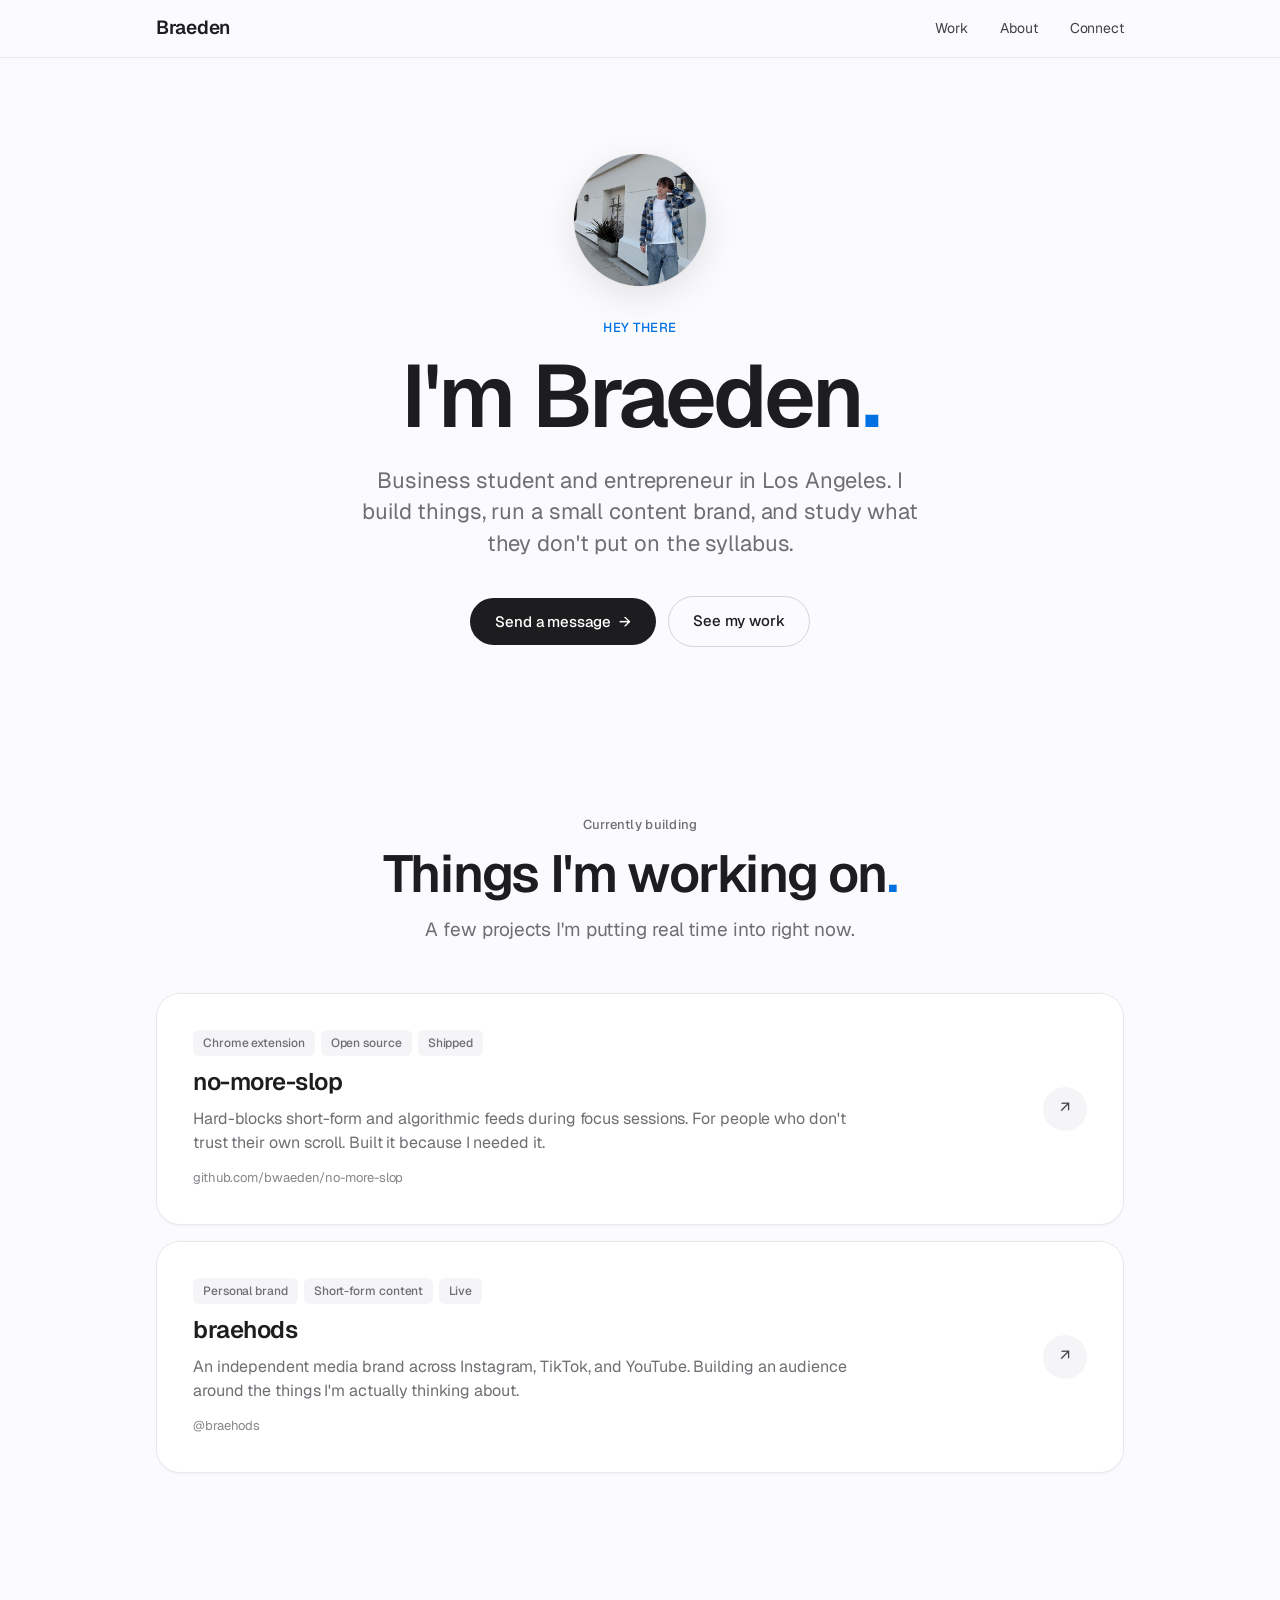
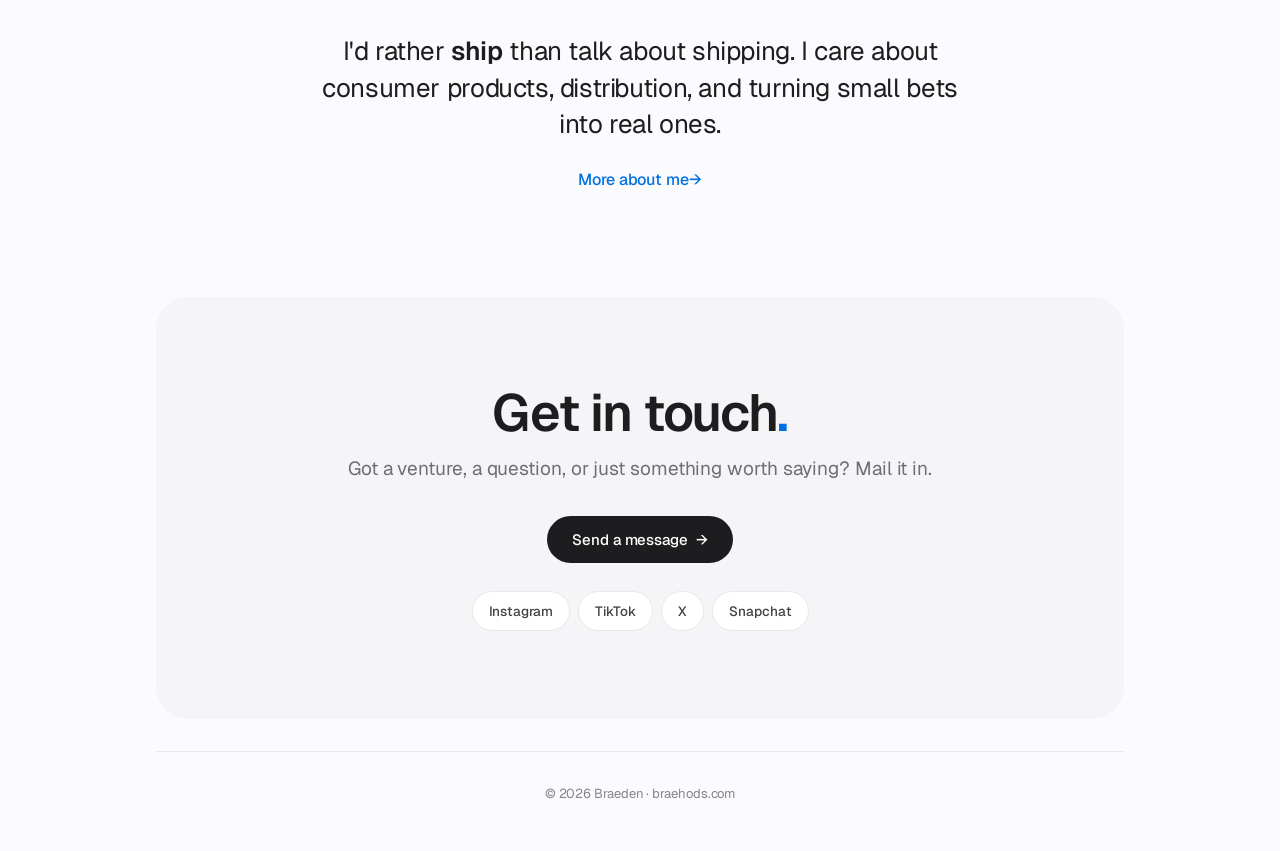
<file: index.html>
<!DOCTYPE html>
<html lang="en">
<head>
  <meta charset="UTF-8" />
  <meta name="viewport" content="width=device-width, initial-scale=1.0" />
  <title>Braeden</title>
  <meta name="description" content="Braeden — business student & entrepreneur in Los Angeles. Building things." />
  <meta property="og:title" content="Braeden" />
  <meta property="og:description" content="Business student & entrepreneur in Los Angeles." />
  <meta property="og:image" content="images/photo.jpg" />
  <link rel="preconnect" href="https://fonts.googleapis.com" />
  <link rel="preconnect" href="https://fonts.gstatic.com" crossorigin />
  <link href="https://fonts.googleapis.com/css2?family=Geist:wght@400;500;600;700&display=swap" rel="stylesheet" />
  <link rel="stylesheet" href="style.css" />
  <script>const FORMSPREE_ID = 'xqeypnkw';</script>
</head>
<body>

  <!-- Nav -->
  <nav class="nav">
    <div class="nav-inner">
      <a class="nav-mark" href="index.html">Braeden</a>
      <div class="nav-links">
        <a href="work.html">Work</a>
        <a href="about.html">About</a>
        <a href="#" onclick="openModal();return false;">Connect</a>
      </div>
    </div>
  </nav>

  <div class="wrap">

    <!-- Hero -->
    <section class="hero">
      <div class="hero-photo fade d2">
        <img src="images/photo.jpg" alt="Braeden"
             onerror="this.style.display='none';this.nextElementSibling.style.display='flex';" />
        <div class="initials" style="display:none;">B</div>
      </div>
      <div class="hero-greet fade d3">Hey there</div>
      <h1 class="hero-name fade d4">I'm Braeden<span class="period">.</span></h1>
      <p class="hero-tagline fade d5">
        Business student and entrepreneur in Los Angeles.
        I build things, run a small content brand, and study what they don't put on the syllabus.
      </p>
      <div class="hero-actions fade d6">
        <button class="btn btn-primary" onclick="openModal()">
          Send a message <span class="arrow">→</span>
        </button>
        <a class="btn btn-ghost" href="work.html">
          See my work
        </a>
      </div>
    </section>

    <!-- Currently building -->
    <section class="section">
      <div class="section-header center fade d1">
        <div class="section-eyebrow">Currently building</div>
        <h2 class="section-title">Things I'm working on<span class="period">.</span></h2>
        <p class="section-sub">A few projects I'm putting real time into right now.</p>
      </div>

      <div class="projects">

        <a class="project fade d2" href="https://github.com/bwaeden/no-more-slop" target="_blank" rel="noopener">
          <div class="project-body">
            <div class="project-tags">
              <span class="project-tag">Chrome extension</span>
              <span class="project-tag">Open source</span>
              <span class="project-tag">Shipped</span>
            </div>
            <div class="project-title">no-more-slop</div>
            <p class="project-desc">
              Hard-blocks short-form and algorithmic feeds during focus sessions.
              For people who don't trust their own scroll. Built it because I needed it.
            </p>
            <div class="project-meta">github.com/bwaeden/no-more-slop</div>
          </div>
          <div class="project-arrow">↗</div>
        </a>

        <a class="project fade d3" href="https://www.instagram.com/braehods" target="_blank" rel="noopener">
          <div class="project-body">
            <div class="project-tags">
              <span class="project-tag">Personal brand</span>
              <span class="project-tag">Short-form content</span>
              <span class="project-tag">Live</span>
            </div>
            <div class="project-title">braehods</div>
            <p class="project-desc">
              An independent media brand across Instagram, TikTok, and YouTube.
              Building an audience around the things I'm actually thinking about.
            </p>
            <div class="project-meta">@braehods</div>
          </div>
          <div class="project-arrow">↗</div>
        </a>

      </div>
    </section>

    <!-- About excerpt -->
    <section class="about-excerpt">
      <p class="fade d1">
        I'd rather <strong>ship</strong> than talk about shipping.
        I care about consumer products, distribution, and turning small bets into real ones.
      </p>
      <a href="about.html" class="text-link fade d2">More about me</a>
    </section>

    <!-- Connect -->
    <section class="connect-band">
      <div class="connect-band-inner">
        <h2 class="section-title">Get in touch<span class="period">.</span></h2>
        <p class="section-sub">Got a venture, a question, or just something worth saying? Mail it in.</p>
        <div style="margin-top: 32px;">
          <button class="btn btn-primary" onclick="openModal()">
            Send a message <span class="arrow">→</span>
          </button>
        </div>
        <div class="socials-row">
          <a class="social-pill" href="https://www.instagram.com/braehods" target="_blank" rel="noopener">Instagram</a>
          <a class="social-pill" href="https://www.tiktok.com/@braeden." target="_blank" rel="noopener">TikTok</a>
          <a class="social-pill" href="https://x.com/braed" target="_blank" rel="noopener">X</a>
          <a class="social-pill" href="https://snapchat.com/add/braeden" target="_blank" rel="noopener">Snapchat</a>
        </div>
      </div>
    </section>

    <!-- Footer -->
    <footer class="footer">
      <div>© 2026 Braeden · <a href="index.html">braehods.com</a></div>
    </footer>

  </div>

  <!-- ─────────────── MODAL ─────────────── -->
  <div class="overlay" id="overlay" onclick="handleOverlayClick(event)">
    <div class="modal" role="dialog" aria-modal="true" aria-labelledby="modal-title">
      <div class="modal-header">
        <h2 class="modal-title" id="modal-title">Send a message.</h2>
        <button class="modal-close" onclick="closeModal()" aria-label="Close">✕</button>
      </div>
      <p class="modal-sub">Business, collabs, or anything else. I read everything.</p>

      <div id="form-body">
        <form id="contact-form" onsubmit="handleSubmit(event)">
          <div class="form-group">
            <label for="c-name">Name</label>
            <input id="c-name" name="name" type="text" placeholder="Your name" required autocomplete="off" />
          </div>
          <div class="form-group">
            <label for="c-email">Email</label>
            <input id="c-email" name="email" type="email" placeholder="your@email.com" required autocomplete="off" />
          </div>
          <div class="form-group">
            <label for="c-message">Message</label>
            <textarea id="c-message" name="message" placeholder="What's on your mind?" required></textarea>
          </div>
          <button class="form-submit" type="submit" id="submit-btn">Send</button>
          <p class="form-error" id="form-error"></p>
        </form>
      </div>

      <div class="modal-success" id="modal-success">
        <div class="check">
          <svg viewBox="0 0 24 24"><path d="M9 16.17L4.83 12l-1.42 1.41L9 19 21 7l-1.41-1.41z"/></svg>
        </div>
        <div>
          <p class="success-title">Message sent.</p>
          <p class="success-sub">I'll get back to you soon.</p>
        </div>
        <button class="close-success" onclick="closeModal()">Close</button>
      </div>
    </div>
  </div>

  <script>
    function openModal() {
      document.getElementById('overlay').classList.add('open');
      document.body.style.overflow = 'hidden';
      setTimeout(() => document.getElementById('c-name').focus(), 80);
    }
    function closeModal() {
      document.getElementById('overlay').classList.remove('open');
      document.body.style.overflow = '';
      setTimeout(() => {
        document.getElementById('form-body').style.display = 'block';
        document.getElementById('modal-success').classList.remove('show');
        const btn = document.getElementById('submit-btn');
        btn.disabled = false; btn.textContent = 'Send';
        document.getElementById('contact-form').reset();
        document.getElementById('form-error').classList.remove('show');
      }, 300);
    }
    function handleOverlayClick(e) {
      if (e.target === document.getElementById('overlay')) closeModal();
    }
    document.addEventListener('keydown', e => { if (e.key === 'Escape') closeModal(); });

    async function handleSubmit(e) {
      e.preventDefault();
      const btn = document.getElementById('submit-btn');
      const errorEl = document.getElementById('form-error');
      const form = document.getElementById('contact-form');

      btn.disabled = true; btn.textContent = 'Sending…';
      errorEl.classList.remove('show');

      if (FORMSPREE_ID === 'YOUR_FORM_ID') {
        errorEl.textContent = 'Contact form not configured yet.';
        errorEl.classList.add('show');
        btn.disabled = false; btn.textContent = 'Send';
        return;
      }

      try {
        const res = await fetch(`https://formspree.io/f/${FORMSPREE_ID}`, {
          method: 'POST', body: new FormData(form),
          headers: { 'Accept': 'application/json' }
        });
        if (res.ok) {
          document.getElementById('form-body').style.display = 'none';
          document.getElementById('modal-success').classList.add('show');
        } else { throw new Error(); }
      } catch {
        errorEl.textContent = 'Something went wrong. Try again.';
        errorEl.classList.add('show');
        btn.disabled = false; btn.textContent = 'Send';
      }
    }
  </script>

</body>
</html>
</file>
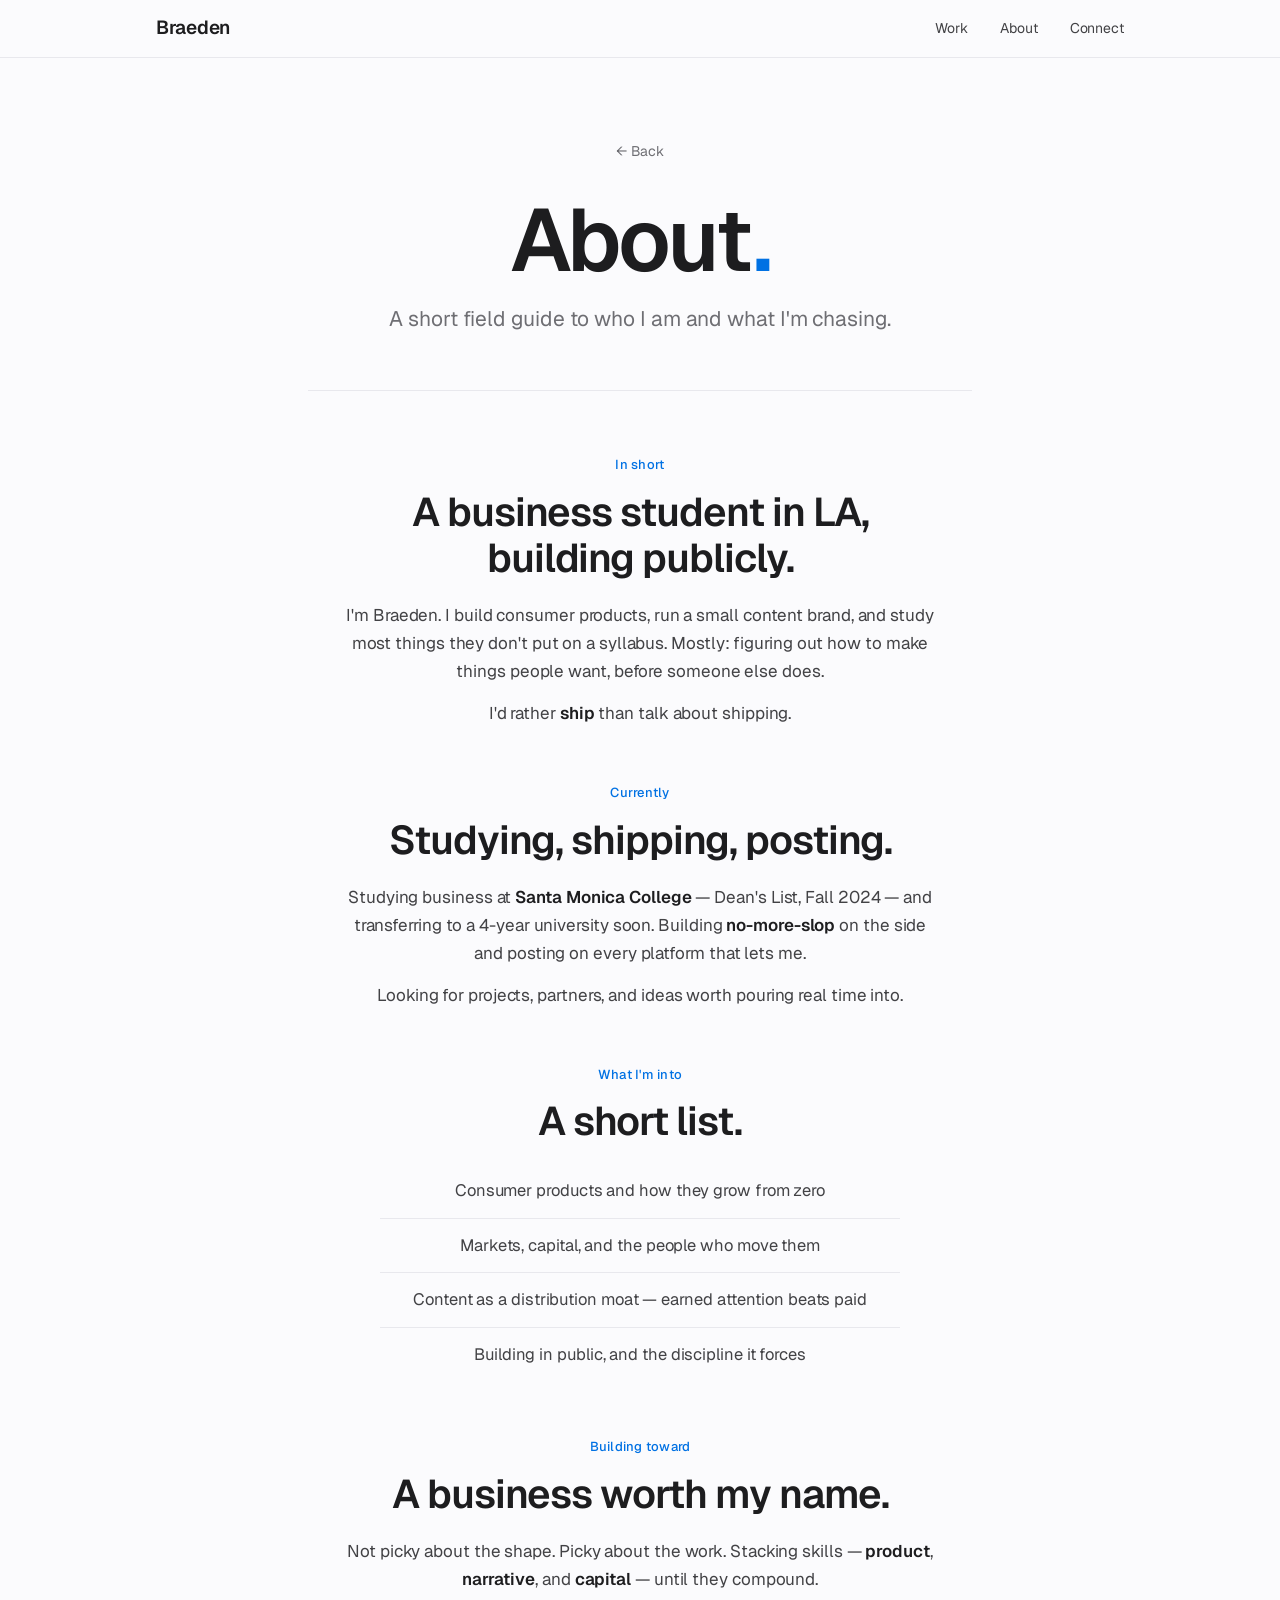
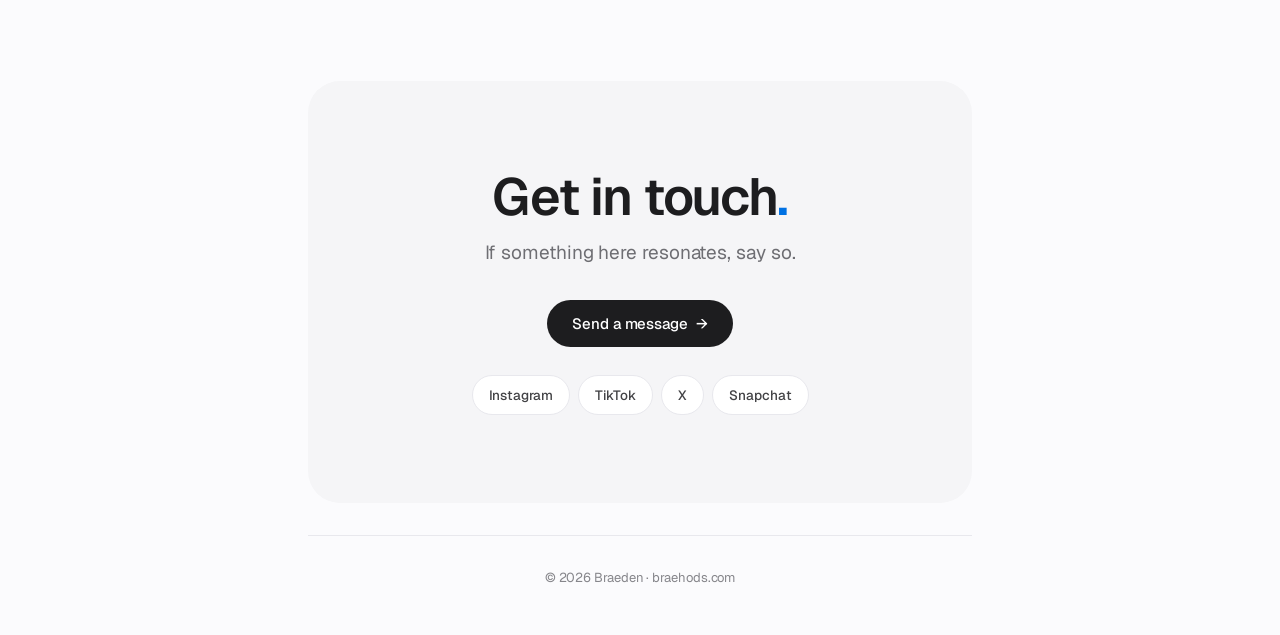
<file: about.html>
<!DOCTYPE html>
<html lang="en">
<head>
  <meta charset="UTF-8" />
  <meta name="viewport" content="width=device-width, initial-scale=1.0" />
  <title>About — Braeden</title>
  <meta name="description" content="About Braeden — business student and entrepreneur in Los Angeles." />
  <link rel="preconnect" href="https://fonts.googleapis.com" />
  <link rel="preconnect" href="https://fonts.gstatic.com" crossorigin />
  <link href="https://fonts.googleapis.com/css2?family=Geist:wght@400;500;600;700&display=swap" rel="stylesheet" />
  <link rel="stylesheet" href="style.css" />
  <script>const FORMSPREE_ID = 'xqeypnkw';</script>
</head>
<body>

  <!-- Nav -->
  <nav class="nav">
    <div class="nav-inner">
      <a class="nav-mark" href="index.html">Braeden</a>
      <div class="nav-links">
        <a href="work.html">Work</a>
        <a href="about.html">About</a>
        <a href="#" onclick="openModal();return false;">Connect</a>
      </div>
    </div>
  </nav>

  <div class="wrap-narrow">

    <!-- Page hero -->
    <header class="page-hero">
      <a class="back-link fade d1" href="index.html">Back</a>
      <h1 class="page-title fade d2">About<span class="period">.</span></h1>
      <p class="page-lede fade d3">A short field guide to who I am and what I'm chasing.</p>
    </header>

    <!-- Bio sections -->
    <div class="bio-sections">

      <div class="bio-block fade d1">
        <div class="bio-block-eyebrow">In short</div>
        <h2 class="bio-block-title">A business student in LA, building publicly.</h2>
        <div class="bio-block-body">
          <p>
            I'm Braeden. I build consumer products, run a small content brand,
            and study most things they don't put on a syllabus. Mostly: figuring
            out how to make things people want, before someone else does.
          </p>
          <p>I'd rather <strong>ship</strong> than talk about shipping.</p>
        </div>
      </div>

      <div class="bio-block fade d2">
        <div class="bio-block-eyebrow">Currently</div>
        <h2 class="bio-block-title">Studying, shipping, posting.</h2>
        <div class="bio-block-body">
          <p>
            Studying business at <strong>Santa Monica College</strong> —
            Dean's List, Fall 2024 — and transferring to a 4-year university
            soon. Building <strong>no-more-slop</strong> on the side and
            posting on every platform that lets me.
          </p>
          <p>Looking for projects, partners, and ideas worth pouring real time into.</p>
        </div>
      </div>

      <div class="bio-block fade d3">
        <div class="bio-block-eyebrow">What I'm into</div>
        <h2 class="bio-block-title">A short list.</h2>
        <div class="bio-block-body">
          <ul>
            <li>Consumer products and how they grow from zero</li>
            <li>Markets, capital, and the people who move them</li>
            <li>Content as a distribution moat — earned attention beats paid</li>
            <li>Building in public, and the discipline it forces</li>
          </ul>
        </div>
      </div>

      <div class="bio-block fade d4">
        <div class="bio-block-eyebrow">Building toward</div>
        <h2 class="bio-block-title">A business worth my name.</h2>
        <div class="bio-block-body">
          <p>
            Not picky about the shape. Picky about the work. Stacking skills —
            <strong>product</strong>, <strong>narrative</strong>, and <strong>capital</strong> —
            until they compound.
          </p>
        </div>
      </div>

    </div>

    <!-- Connect -->
    <section class="connect-band">
      <div class="connect-band-inner">
        <h2 class="section-title">Get in touch<span class="period">.</span></h2>
        <p class="section-sub">If something here resonates, say so.</p>
        <div style="margin-top: 32px;">
          <button class="btn btn-primary" onclick="openModal()">
            Send a message <span class="arrow">→</span>
          </button>
        </div>
        <div class="socials-row">
          <a class="social-pill" href="https://www.instagram.com/braehods" target="_blank" rel="noopener">Instagram</a>
          <a class="social-pill" href="https://www.tiktok.com/@braeden." target="_blank" rel="noopener">TikTok</a>
          <a class="social-pill" href="https://x.com/braed" target="_blank" rel="noopener">X</a>
          <a class="social-pill" href="https://snapchat.com/add/braeden" target="_blank" rel="noopener">Snapchat</a>
        </div>
      </div>
    </section>

    <!-- Footer -->
    <footer class="footer">
      <div>© 2026 Braeden · <a href="index.html">braehods.com</a></div>
    </footer>

  </div>

  <!-- MODAL -->
  <div class="overlay" id="overlay" onclick="handleOverlayClick(event)">
    <div class="modal" role="dialog" aria-modal="true" aria-labelledby="modal-title">
      <div class="modal-header">
        <h2 class="modal-title" id="modal-title">Send a message.</h2>
        <button class="modal-close" onclick="closeModal()" aria-label="Close">✕</button>
      </div>
      <p class="modal-sub">Business, collabs, or anything else. I read everything.</p>

      <div id="form-body">
        <form id="contact-form" onsubmit="handleSubmit(event)">
          <div class="form-group">
            <label for="c-name">Name</label>
            <input id="c-name" name="name" type="text" placeholder="Your name" required autocomplete="off" />
          </div>
          <div class="form-group">
            <label for="c-email">Email</label>
            <input id="c-email" name="email" type="email" placeholder="your@email.com" required autocomplete="off" />
          </div>
          <div class="form-group">
            <label for="c-message">Message</label>
            <textarea id="c-message" name="message" placeholder="What's on your mind?" required></textarea>
          </div>
          <button class="form-submit" type="submit" id="submit-btn">Send</button>
          <p class="form-error" id="form-error"></p>
        </form>
      </div>

      <div class="modal-success" id="modal-success">
        <div class="check">
          <svg viewBox="0 0 24 24"><path d="M9 16.17L4.83 12l-1.42 1.41L9 19 21 7l-1.41-1.41z"/></svg>
        </div>
        <div>
          <p class="success-title">Message sent.</p>
          <p class="success-sub">I'll get back to you soon.</p>
        </div>
        <button class="close-success" onclick="closeModal()">Close</button>
      </div>
    </div>
  </div>

  <script>
    function openModal() {
      document.getElementById('overlay').classList.add('open');
      document.body.style.overflow = 'hidden';
      setTimeout(() => document.getElementById('c-name').focus(), 80);
    }
    function closeModal() {
      document.getElementById('overlay').classList.remove('open');
      document.body.style.overflow = '';
      setTimeout(() => {
        document.getElementById('form-body').style.display = 'block';
        document.getElementById('modal-success').classList.remove('show');
        const btn = document.getElementById('submit-btn');
        btn.disabled = false; btn.textContent = 'Send';
        document.getElementById('contact-form').reset();
        document.getElementById('form-error').classList.remove('show');
      }, 300);
    }
    function handleOverlayClick(e) {
      if (e.target === document.getElementById('overlay')) closeModal();
    }
    document.addEventListener('keydown', e => { if (e.key === 'Escape') closeModal(); });

    async function handleSubmit(e) {
      e.preventDefault();
      const btn = document.getElementById('submit-btn');
      const errorEl = document.getElementById('form-error');
      const form = document.getElementById('contact-form');

      btn.disabled = true; btn.textContent = 'Sending…';
      errorEl.classList.remove('show');

      if (FORMSPREE_ID === 'YOUR_FORM_ID') {
        errorEl.textContent = 'Contact form not configured yet.';
        errorEl.classList.add('show');
        btn.disabled = false; btn.textContent = 'Send';
        return;
      }

      try {
        const res = await fetch(`https://formspree.io/f/${FORMSPREE_ID}`, {
          method: 'POST', body: new FormData(form),
          headers: { 'Accept': 'application/json' }
        });
        if (res.ok) {
          document.getElementById('form-body').style.display = 'none';
          document.getElementById('modal-success').classList.add('show');
        } else { throw new Error(); }
      } catch {
        errorEl.textContent = 'Something went wrong. Try again.';
        errorEl.classList.add('show');
        btn.disabled = false; btn.textContent = 'Send';
      }
    }
  </script>

</body>
</html>
</file>
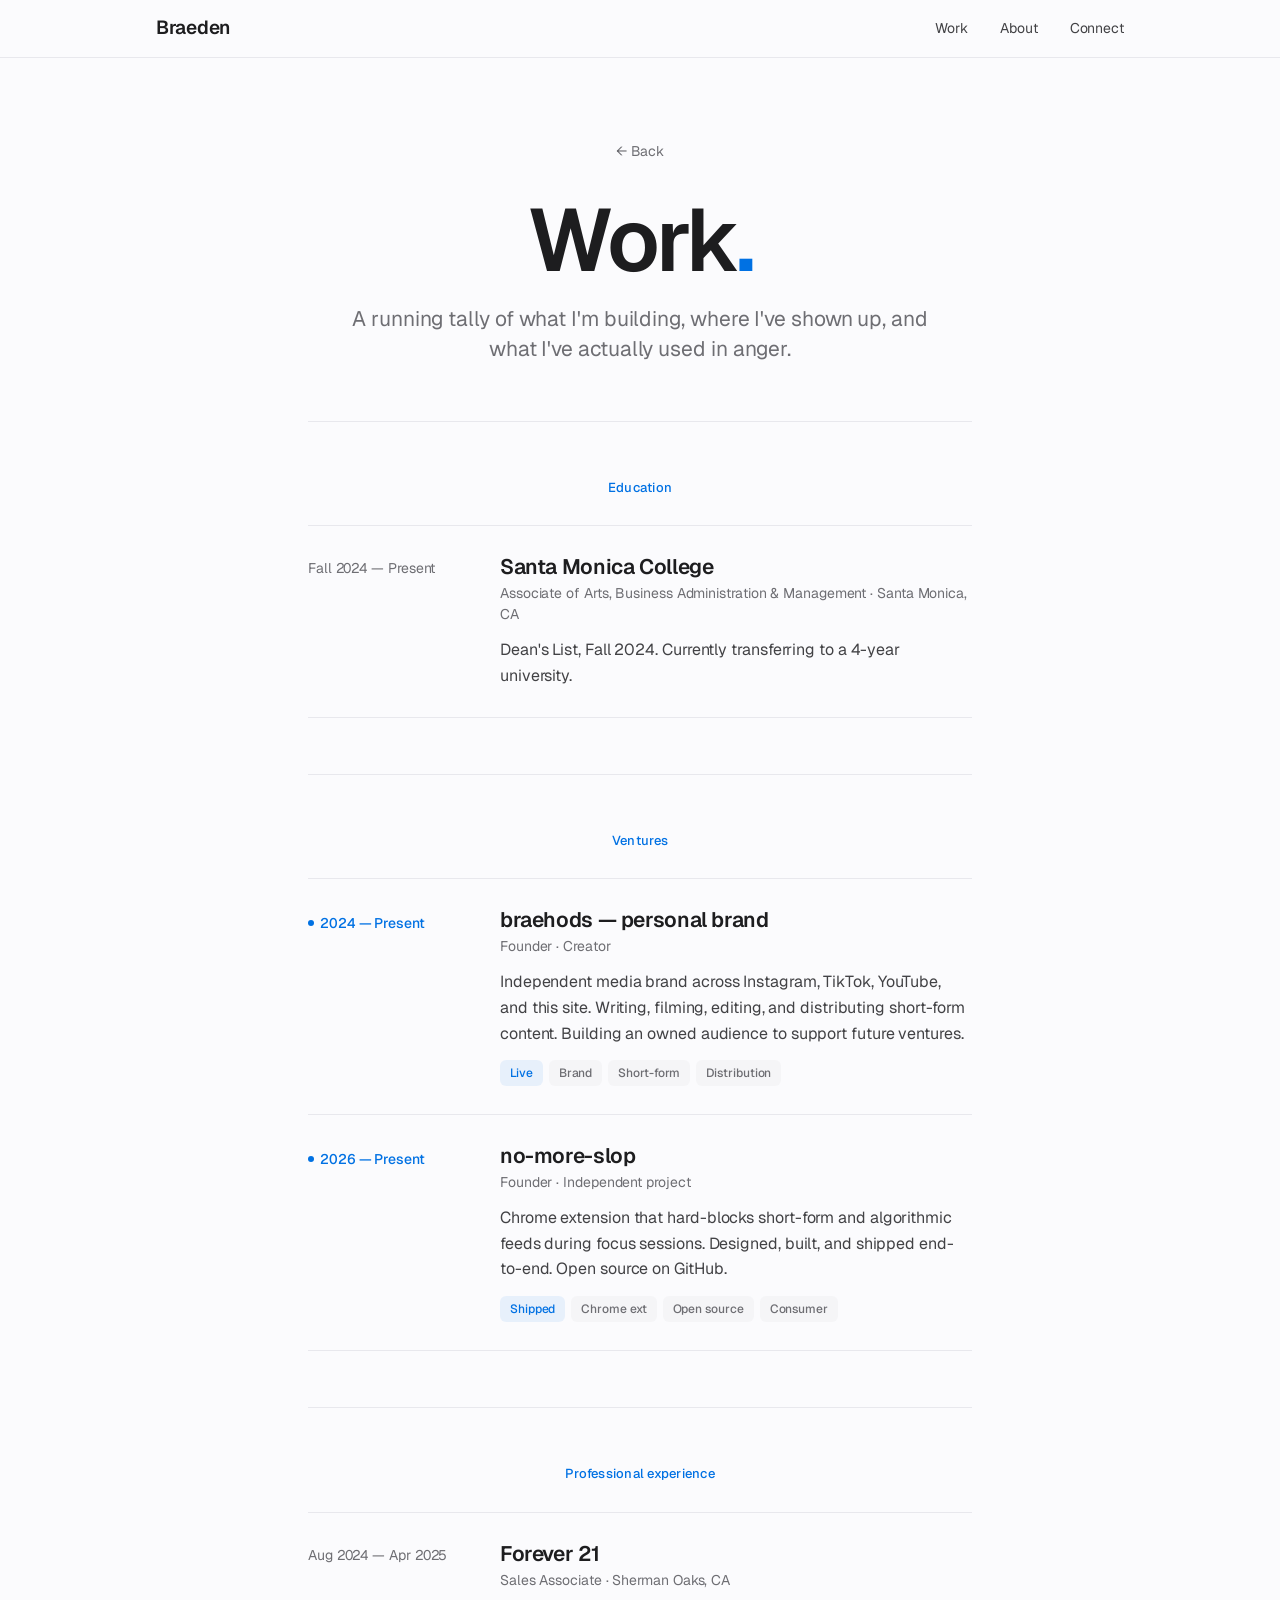
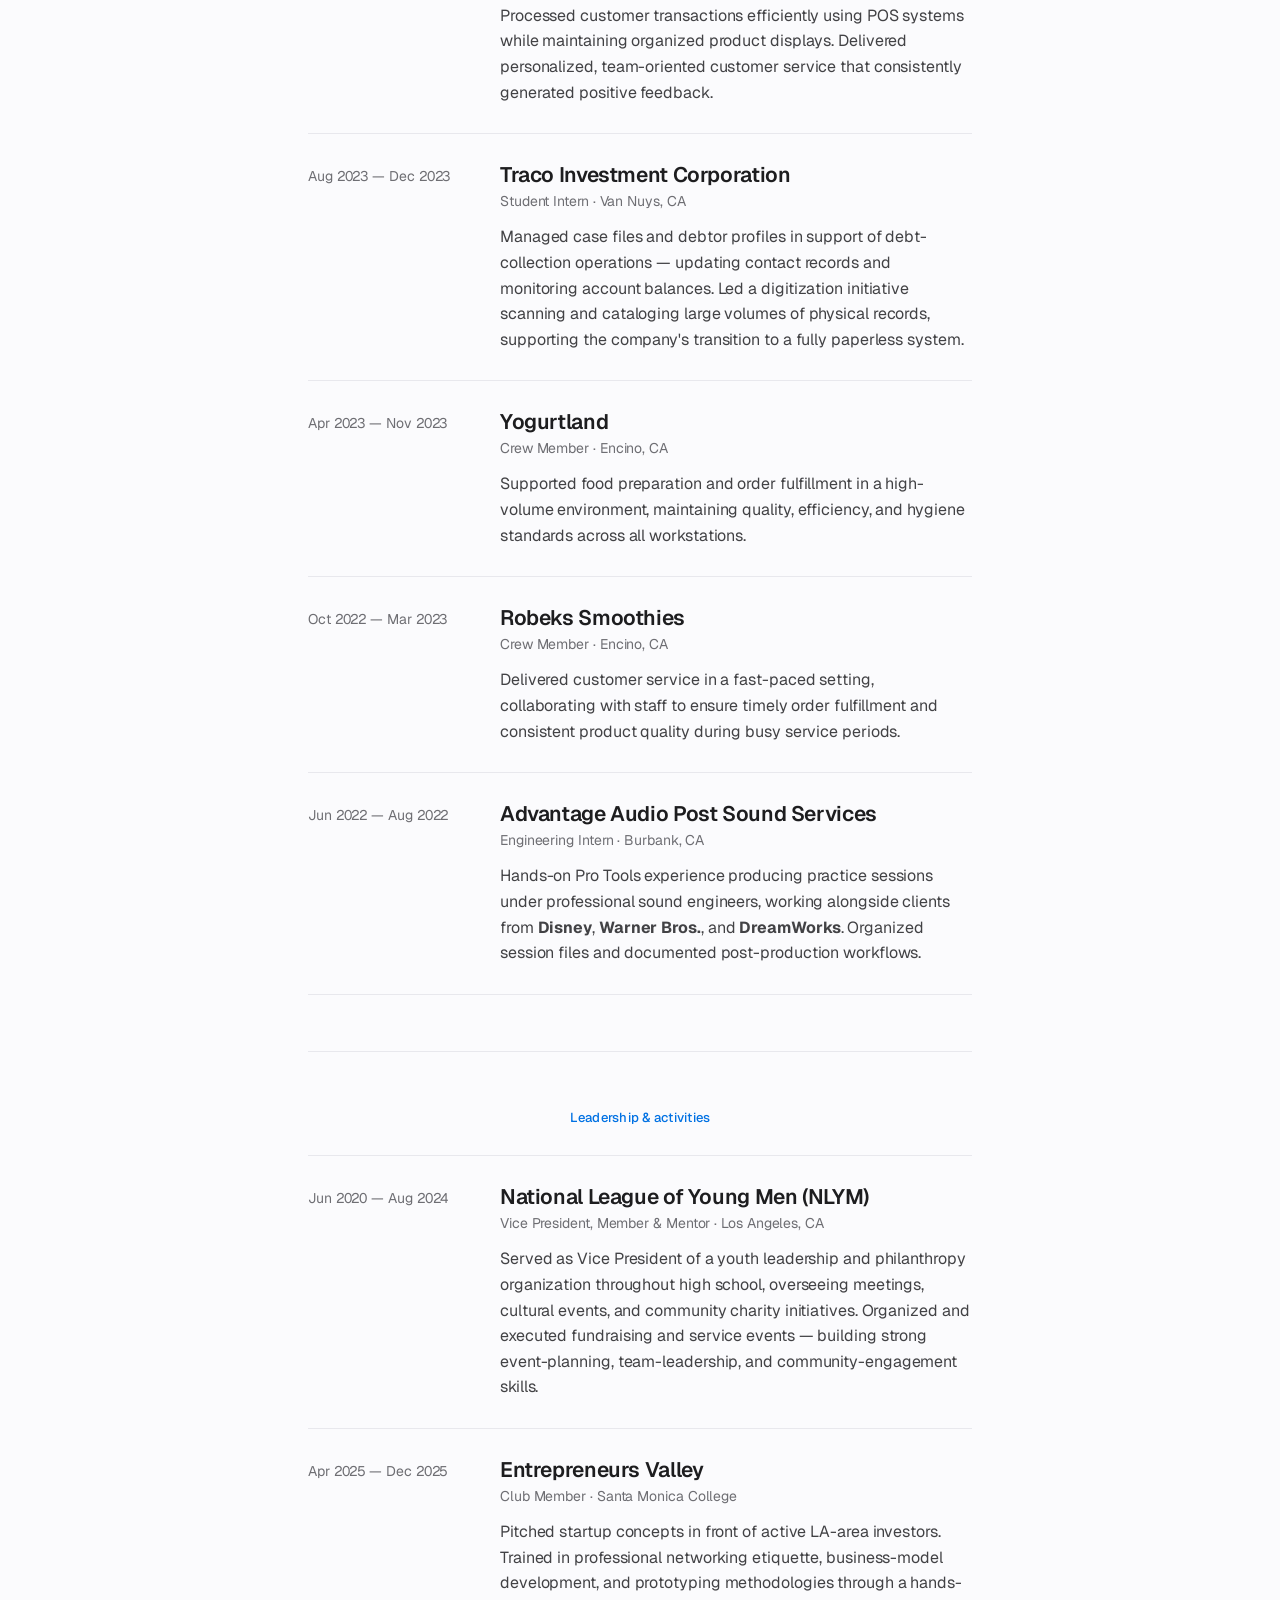
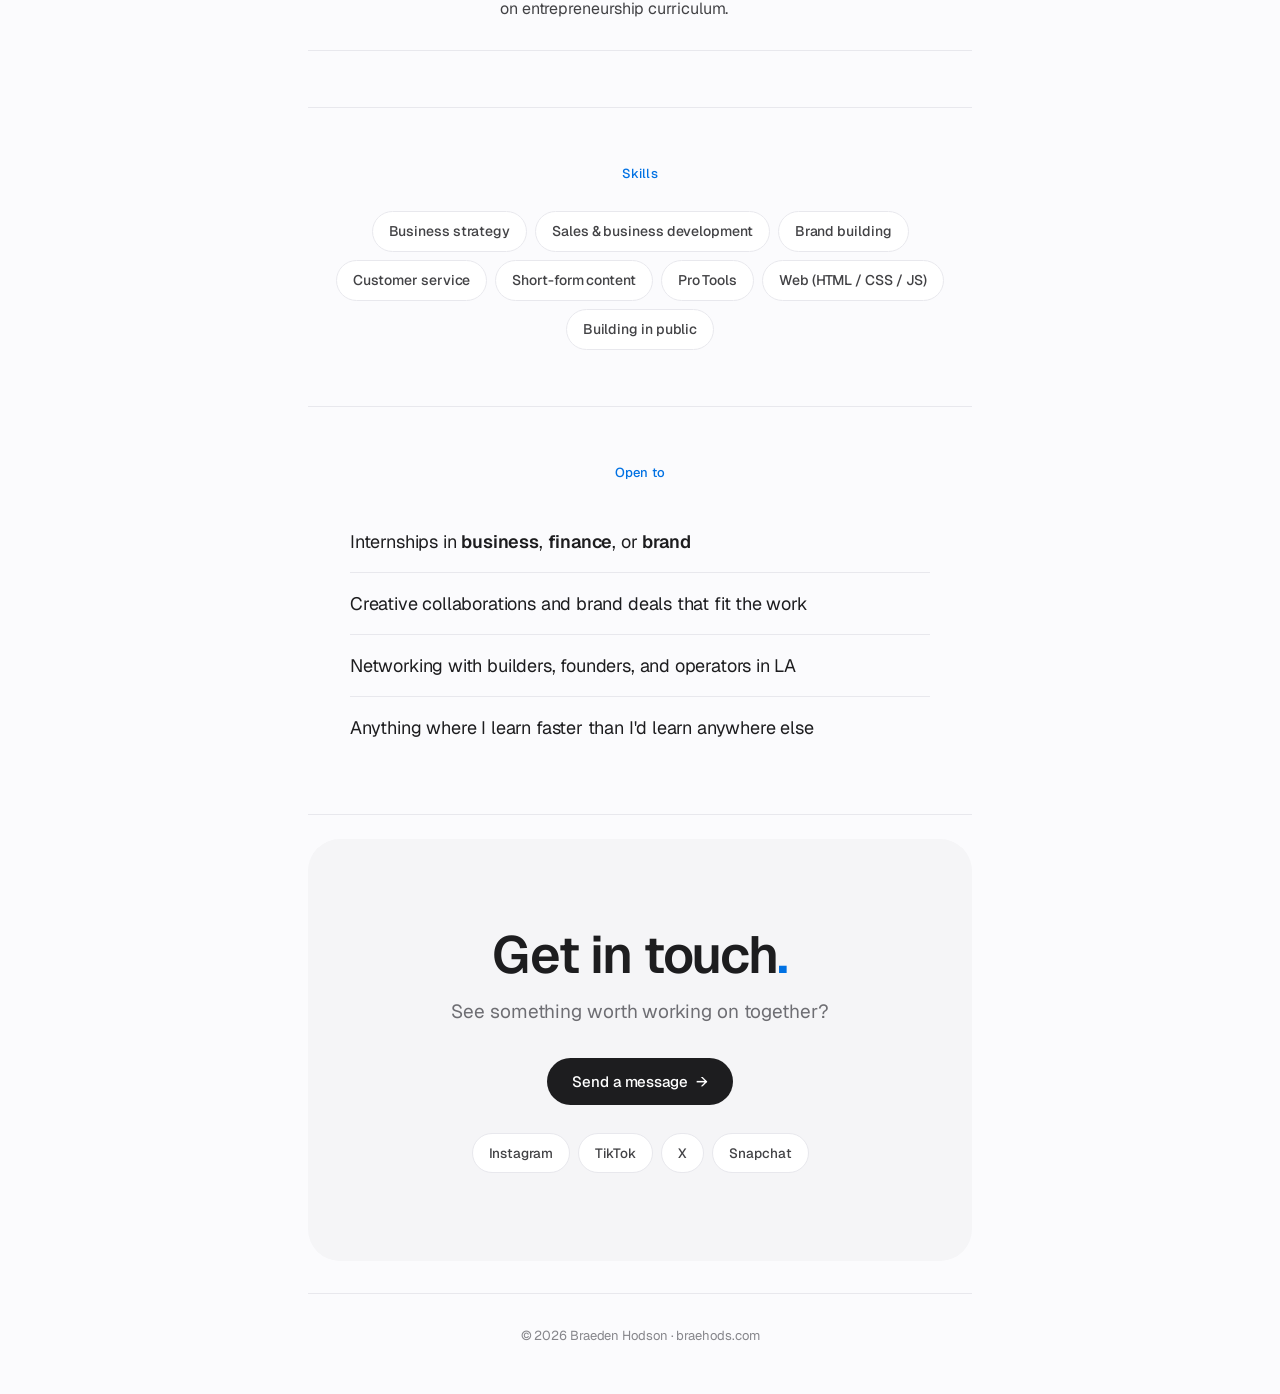
<file: work.html>
<!DOCTYPE html>
<html lang="en">
<head>
  <meta charset="UTF-8" />
  <meta name="viewport" content="width=device-width, initial-scale=1.0" />
  <title>Work — Braeden</title>
  <meta name="description" content="Work and résumé — Braeden Hodson." />
  <link rel="preconnect" href="https://fonts.googleapis.com" />
  <link rel="preconnect" href="https://fonts.gstatic.com" crossorigin />
  <link href="https://fonts.googleapis.com/css2?family=Geist:wght@400;500;600;700&display=swap" rel="stylesheet" />
  <link rel="stylesheet" href="style.css" />
  <script>const FORMSPREE_ID = 'xqeypnkw';</script>
</head>
<body>

  <!-- Nav -->
  <nav class="nav">
    <div class="nav-inner">
      <a class="nav-mark" href="index.html">Braeden</a>
      <div class="nav-links">
        <a href="work.html">Work</a>
        <a href="about.html">About</a>
        <a href="#" onclick="openModal();return false;">Connect</a>
      </div>
    </div>
  </nav>

  <div class="wrap-narrow">

    <!-- Page hero -->
    <header class="page-hero">
      <a class="back-link fade d1" href="index.html">Back</a>
      <h1 class="page-title fade d2">Work<span class="period">.</span></h1>
      <p class="page-lede fade d3">
        A running tally of what I'm building, where I've shown up, and what I've actually used in anger.
      </p>
    </header>

    <!-- Education -->
    <section class="cv-section">
      <h3 class="cv-head">Education</h3>
      <div class="cv-item fade d1">
        <div class="cv-date">Fall 2024 — Present</div>
        <div class="cv-body">
          <div class="cv-title">Santa Monica College</div>
          <div class="cv-where">Associate of Arts, Business Administration &amp; Management · Santa Monica, CA</div>
          <p class="cv-desc">
            Dean's List, Fall 2024. Currently transferring to a 4-year university.
          </p>
        </div>
      </div>
    </section>

    <!-- Ventures -->
    <section class="cv-section">
      <h3 class="cv-head">Ventures</h3>

      <div class="cv-item fade d1">
        <div class="cv-date"><span class="live">2024 — Present</span></div>
        <div class="cv-body">
          <div class="cv-title">braehods — personal brand</div>
          <div class="cv-where">Founder · Creator</div>
          <p class="cv-desc">
            Independent media brand across Instagram, TikTok, YouTube, and this site.
            Writing, filming, editing, and distributing short-form content. Building
            an owned audience to support future ventures.
          </p>
          <div class="cv-tags">
            <span class="cv-tag warm">Live</span>
            <span class="cv-tag">Brand</span>
            <span class="cv-tag">Short-form</span>
            <span class="cv-tag">Distribution</span>
          </div>
        </div>
      </div>

      <div class="cv-item fade d2">
        <div class="cv-date"><span class="live">2026 — Present</span></div>
        <div class="cv-body">
          <div class="cv-title">no-more-slop</div>
          <div class="cv-where">Founder · Independent project</div>
          <p class="cv-desc">
            Chrome extension that hard-blocks short-form and algorithmic feeds
            during focus sessions. Designed, built, and shipped end-to-end.
            Open source on GitHub.
          </p>
          <div class="cv-tags">
            <span class="cv-tag warm">Shipped</span>
            <span class="cv-tag">Chrome ext</span>
            <span class="cv-tag">Open source</span>
            <span class="cv-tag">Consumer</span>
          </div>
        </div>
      </div>
    </section>

    <!-- Experience -->
    <section class="cv-section">
      <h3 class="cv-head">Professional experience</h3>

      <div class="cv-item fade d1">
        <div class="cv-date">Aug 2024 — Apr 2025</div>
        <div class="cv-body">
          <div class="cv-title">Forever 21</div>
          <div class="cv-where">Sales Associate · Sherman Oaks, CA</div>
          <p class="cv-desc">
            Processed customer transactions efficiently using POS systems while
            maintaining organized product displays. Delivered personalized,
            team-oriented customer service that consistently generated positive feedback.
          </p>
        </div>
      </div>

      <div class="cv-item fade d2">
        <div class="cv-date">Aug 2023 — Dec 2023</div>
        <div class="cv-body">
          <div class="cv-title">Traco Investment Corporation</div>
          <div class="cv-where">Student Intern · Van Nuys, CA</div>
          <p class="cv-desc">
            Managed case files and debtor profiles in support of debt-collection
            operations — updating contact records and monitoring account balances.
            Led a digitization initiative scanning and cataloging large volumes of
            physical records, supporting the company's transition to a fully
            paperless system.
          </p>
        </div>
      </div>

      <div class="cv-item fade d3">
        <div class="cv-date">Apr 2023 — Nov 2023</div>
        <div class="cv-body">
          <div class="cv-title">Yogurtland</div>
          <div class="cv-where">Crew Member · Encino, CA</div>
          <p class="cv-desc">
            Supported food preparation and order fulfillment in a high-volume
            environment, maintaining quality, efficiency, and hygiene standards
            across all workstations.
          </p>
        </div>
      </div>

      <div class="cv-item fade d4">
        <div class="cv-date">Oct 2022 — Mar 2023</div>
        <div class="cv-body">
          <div class="cv-title">Robeks Smoothies</div>
          <div class="cv-where">Crew Member · Encino, CA</div>
          <p class="cv-desc">
            Delivered customer service in a fast-paced setting, collaborating
            with staff to ensure timely order fulfillment and consistent product
            quality during busy service periods.
          </p>
        </div>
      </div>

      <div class="cv-item fade d5">
        <div class="cv-date">Jun 2022 — Aug 2022</div>
        <div class="cv-body">
          <div class="cv-title">Advantage Audio Post Sound Services</div>
          <div class="cv-where">Engineering Intern · Burbank, CA</div>
          <p class="cv-desc">
            Hands-on Pro Tools experience producing practice sessions under
            professional sound engineers, working alongside clients from
            <strong>Disney</strong>, <strong>Warner Bros.</strong>, and
            <strong>DreamWorks</strong>. Organized session files and documented
            post-production workflows.
          </p>
        </div>
      </div>
    </section>

    <!-- Leadership -->
    <section class="cv-section">
      <h3 class="cv-head">Leadership &amp; activities</h3>

      <div class="cv-item fade d1">
        <div class="cv-date">Jun 2020 — Aug 2024</div>
        <div class="cv-body">
          <div class="cv-title">National League of Young Men (NLYM)</div>
          <div class="cv-where">Vice President, Member &amp; Mentor · Los Angeles, CA</div>
          <p class="cv-desc">
            Served as Vice President of a youth leadership and philanthropy
            organization throughout high school, overseeing meetings, cultural
            events, and community charity initiatives. Organized and executed
            fundraising and service events — building strong event-planning,
            team-leadership, and community-engagement skills.
          </p>
        </div>
      </div>

      <div class="cv-item fade d2">
        <div class="cv-date">Apr 2025 — Dec 2025</div>
        <div class="cv-body">
          <div class="cv-title">Entrepreneurs Valley</div>
          <div class="cv-where">Club Member · Santa Monica College</div>
          <p class="cv-desc">
            Pitched startup concepts in front of active LA-area investors.
            Trained in professional networking etiquette, business-model
            development, and prototyping methodologies through a hands-on
            entrepreneurship curriculum.
          </p>
        </div>
      </div>
    </section>

    <!-- Skills -->
    <section class="cv-section">
      <h3 class="cv-head">Skills</h3>
      <div class="skill-cloud fade d1">
        <span class="skill-tag">Business strategy</span>
        <span class="skill-tag">Sales &amp; business development</span>
        <span class="skill-tag">Brand building</span>
        <span class="skill-tag">Customer service</span>
        <span class="skill-tag">Short-form content</span>
        <span class="skill-tag">Pro Tools</span>
        <span class="skill-tag">Web (HTML / CSS / JS)</span>
        <span class="skill-tag">Building in public</span>
      </div>
    </section>

    <!-- Open to -->
    <section class="cv-section">
      <h3 class="cv-head">Open to</h3>
      <ul class="open-list fade d1">
        <li>Internships in <strong>business</strong>, <strong>finance</strong>, or <strong>brand</strong></li>
        <li>Creative collaborations and brand deals that fit the work</li>
        <li>Networking with builders, founders, and operators in LA</li>
        <li>Anything where I learn faster than I'd learn anywhere else</li>
      </ul>
    </section>

    <!-- Connect -->
    <section class="connect-band">
      <div class="connect-band-inner">
        <h2 class="section-title">Get in touch<span class="period">.</span></h2>
        <p class="section-sub">See something worth working on together?</p>
        <div style="margin-top: 32px;">
          <button class="btn btn-primary" onclick="openModal()">
            Send a message <span class="arrow">→</span>
          </button>
        </div>
        <div class="socials-row">
          <a class="social-pill" href="https://www.instagram.com/braehods" target="_blank" rel="noopener">Instagram</a>
          <a class="social-pill" href="https://www.tiktok.com/@braeden." target="_blank" rel="noopener">TikTok</a>
          <a class="social-pill" href="https://x.com/braed" target="_blank" rel="noopener">X</a>
          <a class="social-pill" href="https://snapchat.com/add/braeden" target="_blank" rel="noopener">Snapchat</a>
        </div>
      </div>
    </section>

    <!-- Footer -->
    <footer class="footer">
      <div>© 2026 Braeden Hodson · <a href="index.html">braehods.com</a></div>
    </footer>

  </div>

  <!-- MODAL -->
  <div class="overlay" id="overlay" onclick="handleOverlayClick(event)">
    <div class="modal" role="dialog" aria-modal="true" aria-labelledby="modal-title">
      <div class="modal-header">
        <h2 class="modal-title" id="modal-title">Send a message.</h2>
        <button class="modal-close" onclick="closeModal()" aria-label="Close">✕</button>
      </div>
      <p class="modal-sub">Business, collabs, or anything else. I read everything.</p>

      <div id="form-body">
        <form id="contact-form" onsubmit="handleSubmit(event)">
          <div class="form-group">
            <label for="c-name">Name</label>
            <input id="c-name" name="name" type="text" placeholder="Your name" required autocomplete="off" />
          </div>
          <div class="form-group">
            <label for="c-email">Email</label>
            <input id="c-email" name="email" type="email" placeholder="your@email.com" required autocomplete="off" />
          </div>
          <div class="form-group">
            <label for="c-message">Message</label>
            <textarea id="c-message" name="message" placeholder="What's on your mind?" required></textarea>
          </div>
          <button class="form-submit" type="submit" id="submit-btn">Send</button>
          <p class="form-error" id="form-error"></p>
        </form>
      </div>

      <div class="modal-success" id="modal-success">
        <div class="check">
          <svg viewBox="0 0 24 24"><path d="M9 16.17L4.83 12l-1.42 1.41L9 19 21 7l-1.41-1.41z"/></svg>
        </div>
        <div>
          <p class="success-title">Message sent.</p>
          <p class="success-sub">I'll get back to you soon.</p>
        </div>
        <button class="close-success" onclick="closeModal()">Close</button>
      </div>
    </div>
  </div>

  <script>
    function openModal() {
      document.getElementById('overlay').classList.add('open');
      document.body.style.overflow = 'hidden';
      setTimeout(() => document.getElementById('c-name').focus(), 80);
    }
    function closeModal() {
      document.getElementById('overlay').classList.remove('open');
      document.body.style.overflow = '';
      setTimeout(() => {
        document.getElementById('form-body').style.display = 'block';
        document.getElementById('modal-success').classList.remove('show');
        const btn = document.getElementById('submit-btn');
        btn.disabled = false; btn.textContent = 'Send';
        document.getElementById('contact-form').reset();
        document.getElementById('form-error').classList.remove('show');
      }, 300);
    }
    function handleOverlayClick(e) {
      if (e.target === document.getElementById('overlay')) closeModal();
    }
    document.addEventListener('keydown', e => { if (e.key === 'Escape') closeModal(); });

    async function handleSubmit(e) {
      e.preventDefault();
      const btn = document.getElementById('submit-btn');
      const errorEl = document.getElementById('form-error');
      const form = document.getElementById('contact-form');

      btn.disabled = true; btn.textContent = 'Sending…';
      errorEl.classList.remove('show');

      if (FORMSPREE_ID === 'YOUR_FORM_ID') {
        errorEl.textContent = 'Contact form not configured yet.';
        errorEl.classList.add('show');
        btn.disabled = false; btn.textContent = 'Send';
        return;
      }

      try {
        const res = await fetch(`https://formspree.io/f/${FORMSPREE_ID}`, {
          method: 'POST', body: new FormData(form),
          headers: { 'Accept': 'application/json' }
        });
        if (res.ok) {
          document.getElementById('form-body').style.display = 'none';
          document.getElementById('modal-success').classList.add('show');
        } else { throw new Error(); }
      } catch {
        errorEl.textContent = 'Something went wrong. Try again.';
        errorEl.classList.add('show');
        btn.disabled = false; btn.textContent = 'Send';
      }
    }
  </script>

</body>
</html>
</file>
<file: style.css>
/* ═══════════════════════════════════════════════════
   braehods.com — clean
═══════════════════════════════════════════════════ */

*, *::before, *::after { box-sizing: border-box; margin: 0; padding: 0; }

:root {
  --bg:           #fbfbfd;
  --surface:      #ffffff;
  --surface-elev: #f5f5f7;
  --ink:          #1d1d1f;
  --ink-soft:     #424245;
  --muted:        #6e6e73;
  --faint:        #86868b;
  --border:       #d2d2d7;
  --border-soft:  #e8e8ed;
  --accent:       #0071e3;
  --accent-deep:  #0058b9;
  --shadow-sm:    0 1px 3px rgba(0, 0, 0, 0.04);
  --shadow:       0 4px 16px rgba(0, 0, 0, 0.06);
  --shadow-lg:    0 12px 32px rgba(0, 0, 0, 0.10);
  --font:         'Geist', -apple-system, BlinkMacSystemFont, 'SF Pro Display', system-ui, sans-serif;
}

html { font-size: 17px; -webkit-font-smoothing: antialiased; -moz-osx-font-smoothing: grayscale; }

body {
  background: var(--bg);
  color: var(--ink);
  font-family: var(--font);
  font-weight: 400;
  line-height: 1.5;
  letter-spacing: -0.005em;
  min-height: 100vh;
}

/* ── Nav ─────────────────────────────────── */
.nav {
  position: sticky; top: 0;
  z-index: 50;
  width: 100%;
  background: rgba(251, 251, 253, 0.85);
  backdrop-filter: saturate(180%) blur(20px);
  -webkit-backdrop-filter: saturate(180%) blur(20px);
  border-bottom: 1px solid var(--border-soft);
}
.nav-inner {
  max-width: 1024px;
  margin: 0 auto;
  padding: 14px 28px;
  display: flex; align-items: center; justify-content: space-between;
}
.nav-mark {
  font-size: 19px; font-weight: 600;
  color: var(--ink); text-decoration: none;
  letter-spacing: -0.015em;
}
.nav-links { display: flex; align-items: center; gap: 32px; }
.nav-links a {
  font-size: 14px; font-weight: 400;
  color: var(--ink-soft);
  text-decoration: none;
  transition: color .2s;
}
.nav-links a:hover { color: var(--ink); }

/* ── Wraps ───────────────────────────────── */
.wrap {
  max-width: 1024px;
  margin: 0 auto;
  padding: 0 28px;
}
.wrap-narrow {
  max-width: 720px;
  margin: 0 auto;
  padding: 0 28px;
}

/* ── Hero ────────────────────────────────── */
.hero {
  text-align: center;
  padding: 96px 0 88px;
}
.hero-photo {
  width: 132px; height: 132px;
  border-radius: 50%;
  margin: 0 auto 32px;
  overflow: hidden;
  box-shadow: 0 10px 36px rgba(0, 0, 0, 0.10), 0 0 0 1px rgba(0, 0, 0, 0.04);
}
.hero-photo img { width: 100%; height: 100%; object-fit: cover; display: block; }
.hero-photo .initials {
  width: 100%; height: 100%;
  background: linear-gradient(135deg, #f5f5f7, #e8e8ed);
  display: flex; align-items: center; justify-content: center;
  font-size: 56px; font-weight: 500; color: var(--muted);
}
.hero-greet {
  font-size: 13px;
  font-weight: 500;
  color: var(--accent);
  letter-spacing: 0.04em;
  text-transform: uppercase;
  margin-bottom: 14px;
}
.hero-name {
  font-size: clamp(48px, 8vw, 88px);
  font-weight: 600;
  line-height: 1.04;
  letter-spacing: -0.035em;
  color: var(--ink);
  margin-bottom: 22px;
}
.hero-name .period { color: var(--accent); }
.hero-tagline {
  font-size: clamp(18px, 1.9vw, 22px);
  font-weight: 400;
  color: var(--muted);
  line-height: 1.45;
  letter-spacing: -0.005em;
  max-width: 580px;
  margin: 0 auto 36px;
}
.hero-actions {
  display: flex;
  align-items: center; justify-content: center;
  gap: 12px;
  flex-wrap: wrap;
}

/* ── Buttons ─────────────────────────────── */
.btn {
  display: inline-flex;
  align-items: center; gap: 8px;
  padding: 13px 24px;
  border-radius: 999px;
  font-family: inherit;
  font-size: 15px;
  font-weight: 500;
  letter-spacing: -0.005em;
  cursor: pointer;
  text-decoration: none;
  transition: background .2s, color .2s, border-color .2s, transform .2s, box-shadow .25s;
  border: 1px solid transparent;
}
.btn-primary {
  background: var(--ink);
  color: #fff;
}
.btn-primary:hover {
  background: #000;
  transform: translateY(-1px);
  box-shadow: 0 8px 24px rgba(0, 0, 0, 0.20);
}
.btn-ghost {
  background: transparent;
  color: var(--ink);
  border-color: var(--border);
}
.btn-ghost:hover {
  background: var(--surface);
  border-color: var(--ink);
  transform: translateY(-1px);
}
.btn .arrow { transition: transform .25s; font-size: 1em; }
.btn:hover .arrow { transform: translateX(3px); }

/* ── Section ─────────────────────────────── */
.section {
  padding: 80px 0;
}
.section-header {
  margin-bottom: 48px;
  max-width: 720px;
}
.section-header.center { text-align: center; margin-left: auto; margin-right: auto; }
.section-eyebrow {
  font-size: 13px;
  font-weight: 500;
  color: var(--muted);
  letter-spacing: 0.02em;
  margin-bottom: 12px;
}
.section-title {
  font-size: clamp(34px, 4.4vw, 52px);
  font-weight: 600;
  line-height: 1.08;
  letter-spacing: -0.025em;
  color: var(--ink);
  margin-bottom: 14px;
}
.section-title .period { color: var(--accent); }
.section-sub {
  font-size: clamp(17px, 1.8vw, 19px);
  font-weight: 400;
  color: var(--muted);
  line-height: 1.5;
}

/* ── Project cards ───────────────────────── */
.projects { display: flex; flex-direction: column; gap: 16px; }
.project {
  display: grid;
  grid-template-columns: 1fr auto;
  gap: 24px;
  align-items: center;
  padding: 36px;
  background: var(--surface);
  border-radius: 24px;
  border: 1px solid var(--border-soft);
  text-decoration: none;
  color: inherit;
  box-shadow: var(--shadow-sm);
  transition: transform .35s cubic-bezier(.22,1,.36,1), box-shadow .35s, border-color .2s;
}
.project:hover {
  transform: translateY(-3px);
  box-shadow: var(--shadow-lg);
  border-color: var(--border);
}
.project-body { display: flex; flex-direction: column; gap: 10px; min-width: 0; }
.project-tags { display: flex; gap: 6px; flex-wrap: wrap; margin-bottom: 2px; }
.project-tag {
  font-size: 12px;
  font-weight: 500;
  color: var(--muted);
  padding: 4px 10px;
  background: var(--surface-elev);
  border-radius: 6px;
}
.project-title {
  font-size: 24px;
  font-weight: 600;
  letter-spacing: -0.02em;
  color: var(--ink);
  line-height: 1.2;
}
.project-desc {
  font-size: 16px;
  color: var(--muted);
  line-height: 1.55;
  max-width: 60ch;
}
.project-meta {
  font-size: 13px;
  color: var(--faint);
  margin-top: 2px;
}
.project-arrow {
  width: 44px; height: 44px;
  border-radius: 50%;
  background: var(--surface-elev);
  display: flex; align-items: center; justify-content: center;
  color: var(--ink-soft);
  font-size: 16px;
  transition: background .2s, color .2s, transform .35s cubic-bezier(.22,1,.36,1);
  flex-shrink: 0;
}
.project:hover .project-arrow {
  background: var(--ink);
  color: #fff;
  transform: translate(2px, -2px);
}

/* ── About excerpt ───────────────────────── */
.about-excerpt {
  text-align: center;
  padding: 80px 0;
}
.about-excerpt p {
  font-size: clamp(20px, 2.4vw, 26px);
  font-weight: 400;
  line-height: 1.42;
  letter-spacing: -0.015em;
  color: var(--ink);
  max-width: 680px;
  margin: 0 auto 24px;
}
.about-excerpt p strong { font-weight: 600; }
.text-link {
  display: inline-block;
  font-size: 16px;
  font-weight: 500;
  color: var(--accent);
  text-decoration: none;
  transition: color .2s;
}
.text-link::after {
  content: ' →';
  display: inline-block;
  transition: transform .2s;
}
.text-link:hover { color: var(--accent-deep); }
.text-link:hover::after { transform: translateX(3px); }

/* ── Connect band ────────────────────────── */
.connect-band {
  text-align: center;
  padding: 88px 32px;
  background: var(--surface-elev);
  border-radius: 32px;
  margin: 24px 0;
}
.connect-band-inner {
  max-width: 600px;
  margin: 0 auto;
}
.connect-band .section-title { margin-bottom: 14px; }
.connect-band .section-sub { margin-bottom: 32px; }

/* Socials row (small, secondary) */
.socials-row {
  display: flex;
  align-items: center; justify-content: center;
  gap: 8px;
  margin-top: 28px;
  flex-wrap: wrap;
}
.social-pill {
  display: inline-flex;
  align-items: center; gap: 8px;
  padding: 9px 16px;
  border-radius: 999px;
  background: var(--surface);
  border: 1px solid var(--border-soft);
  text-decoration: none;
  font-size: 13.5px;
  font-weight: 500;
  color: var(--ink-soft);
  transition: background .2s, border-color .2s, color .2s, transform .2s;
}
.social-pill:hover {
  background: var(--ink);
  color: #fff;
  border-color: var(--ink);
  transform: translateY(-2px);
}

/* ── Footer ──────────────────────────────── */
.footer {
  padding: 32px 0 48px;
  border-top: 1px solid var(--border-soft);
  margin-top: 32px;
  text-align: center;
  font-size: 13px;
  color: var(--faint);
}
.footer a { color: inherit; text-decoration: none; transition: color .2s; }
.footer a:hover { color: var(--ink-soft); }

/* ═══════════════════════════════════════════════════
   INTERIOR PAGES (about, work)
═══════════════════════════════════════════════════ */
.page-hero {
  padding: 80px 0 56px;
  text-align: center;
  border-bottom: 1px solid var(--border-soft);
}
.back-link {
  display: inline-block;
  margin-bottom: 32px;
  font-size: 14px;
  color: var(--muted);
  text-decoration: none;
  transition: color .2s, transform .2s;
}
.back-link:hover { color: var(--ink); transform: translateX(-2px); }
.back-link::before { content: '← '; }
.page-title {
  font-size: clamp(48px, 8vw, 88px);
  font-weight: 600;
  line-height: 1.05;
  letter-spacing: -0.035em;
  color: var(--ink);
  margin-bottom: 18px;
}
.page-title .period { color: var(--accent); }
.page-lede {
  font-size: clamp(18px, 1.8vw, 21px);
  font-weight: 400;
  color: var(--muted);
  line-height: 1.45;
  max-width: 580px;
  margin: 0 auto;
}

/* About bio sections */
.bio-sections {
  padding: 64px 0;
  display: flex; flex-direction: column;
  gap: 56px;
}
.bio-block {
  text-align: center;
}
.bio-block-eyebrow {
  font-size: 13px;
  font-weight: 500;
  color: var(--accent);
  letter-spacing: 0.02em;
  margin-bottom: 14px;
}
.bio-block-title {
  font-size: clamp(28px, 3.5vw, 40px);
  font-weight: 600;
  letter-spacing: -0.025em;
  color: var(--ink);
  margin-bottom: 20px;
  line-height: 1.15;
  max-width: 580px;
  margin-left: auto; margin-right: auto;
}
.bio-block-body {
  max-width: 600px;
  margin: 0 auto;
}
.bio-block-body p {
  font-size: 17px;
  font-weight: 400;
  color: var(--ink-soft);
  line-height: 1.65;
}
.bio-block-body p + p { margin-top: 14px; }
.bio-block-body p strong { color: var(--ink); font-weight: 600; }
.bio-block-body ul { list-style: none; padding: 0; max-width: 520px; margin: 0 auto; }
.bio-block-body ul li {
  font-size: 16.5px;
  color: var(--ink-soft);
  line-height: 1.55;
  padding: 14px 0;
  border-bottom: 1px solid var(--border-soft);
}
.bio-block-body ul li:last-child { border-bottom: none; }
.bio-block-body ul li strong { color: var(--ink); font-weight: 600; }

/* Work / CV */
.cv-section {
  padding: 56px 0;
  border-bottom: 1px solid var(--border-soft);
}
.cv-section:last-of-type { border-bottom: none; }
.cv-head {
  font-size: 13px;
  font-weight: 500;
  color: var(--accent);
  letter-spacing: 0.02em;
  margin-bottom: 28px;
  text-align: center;
}
.cv-item {
  display: grid;
  grid-template-columns: 160px 1fr;
  gap: 32px;
  padding: 28px 0;
  border-top: 1px solid var(--border-soft);
}
.cv-item:last-child { border-bottom: 1px solid var(--border-soft); }
.cv-date {
  font-size: 14px;
  color: var(--muted);
  padding-top: 4px;
  font-variant-numeric: tabular-nums;
}
.cv-date .live {
  color: var(--accent);
  display: inline-flex; align-items: center; gap: 6px;
  font-weight: 500;
}
.cv-date .live::before {
  content: ''; width: 6px; height: 6px; background: var(--accent);
  border-radius: 50%;
}
.cv-title {
  font-size: 21px;
  font-weight: 600;
  letter-spacing: -0.018em;
  color: var(--ink);
  margin-bottom: 4px;
  line-height: 1.2;
}
.cv-where {
  font-size: 14px;
  color: var(--muted);
  margin-bottom: 12px;
}
.cv-desc {
  font-size: 16px;
  color: var(--ink-soft);
  line-height: 1.6;
  max-width: 60ch;
}
.cv-tags { display: flex; flex-wrap: wrap; gap: 6px; margin-top: 14px; }
.cv-tag {
  font-size: 12px;
  font-weight: 500;
  color: var(--muted);
  padding: 4px 10px;
  background: var(--surface-elev);
  border-radius: 6px;
}
.cv-tag.warm {
  color: var(--accent);
  background: rgba(0, 113, 227, 0.08);
}

/* Skills cloud */
.skill-cloud {
  display: flex; flex-wrap: wrap;
  gap: 8px;
  justify-content: center;
}
.skill-tag {
  font-size: 14px;
  font-weight: 500;
  color: var(--ink-soft);
  padding: 9px 16px;
  background: var(--surface);
  border: 1px solid var(--border-soft);
  border-radius: 999px;
  transition: background .2s, color .2s, border-color .2s, transform .2s;
}
.skill-tag:hover {
  background: var(--ink);
  color: #fff;
  border-color: var(--ink);
  transform: translateY(-2px);
}

/* Open list */
.open-list {
  list-style: none; padding: 0;
  display: flex; flex-direction: column;
  max-width: 580px;
  margin: 0 auto;
}
.open-list li {
  font-size: 18px;
  font-weight: 400;
  color: var(--ink);
  letter-spacing: -0.01em;
  line-height: 1.4;
  padding: 18px 0;
  border-bottom: 1px solid var(--border-soft);
}
.open-list li:last-child { border-bottom: none; }
.open-list li strong { font-weight: 600; }

/* ── Fade-in stagger ─────────────────────── */
@keyframes fadeUp {
  from { opacity: 0; transform: translateY(12px); }
  to   { opacity: 1; transform: translateY(0); }
}
.fade { opacity: 0; animation: fadeUp .7s cubic-bezier(.22,1,.36,1) forwards; }
.d1{animation-delay:.04s}.d2{animation-delay:.12s}.d3{animation-delay:.20s}
.d4{animation-delay:.28s}.d5{animation-delay:.36s}.d6{animation-delay:.44s}
.d7{animation-delay:.52s}.d8{animation-delay:.60s}.d9{animation-delay:.68s}

/* ═══════════════════════════════════════════════════
   MOBILE
═══════════════════════════════════════════════════ */
@media (max-width: 720px) {
  .nav-inner { padding: 12px 22px; }
  .nav-links { gap: 22px; }
  .nav-links a { font-size: 13px; }
  .wrap, .wrap-narrow { padding: 0 22px; }
  .hero { padding: 64px 0 56px; }
  .hero-photo { width: 108px; height: 108px; margin-bottom: 26px; }
  .section { padding: 60px 0; }
  .section-header { margin-bottom: 36px; }
  .project { padding: 26px; grid-template-columns: 1fr; gap: 18px; }
  .project-arrow { justify-self: end; }
  .cv-item { grid-template-columns: 1fr; gap: 6px; padding: 22px 0; }
  .cv-date { padding-top: 0; font-size: 13px; }
  .connect-band { padding: 64px 24px; border-radius: 24px; }
}

/* ═══════════════════════════════════════════════════
   MODAL
═══════════════════════════════════════════════════ */
@keyframes modalIn {
  from { opacity: 0; transform: translateY(20px) scale(0.97); }
  to   { opacity: 1; transform: translateY(0) scale(1); }
}
@keyframes overlayIn { from { opacity: 0; } to { opacity: 1; } }
.overlay {
  display: none; position: fixed; inset: 0;
  background: rgba(0, 0, 0, 0.45);
  backdrop-filter: blur(20px); -webkit-backdrop-filter: blur(20px);
  z-index: 200;
  align-items: center; justify-content: center;
  padding: 24px;
}
.overlay.open { display: flex; animation: overlayIn .2s ease forwards; }
.modal {
  background: var(--surface);
  border-radius: 24px;
  padding: 36px 32px 28px;
  width: 100%;
  max-width: 460px;
  animation: modalIn .35s cubic-bezier(.22,1,.36,1) forwards;
  box-shadow: 0 30px 60px rgba(0, 0, 0, 0.18), 0 0 0 1px rgba(0, 0, 0, 0.04);
}
.modal-header {
  display: flex; align-items: flex-start; justify-content: space-between;
  margin-bottom: 8px;
}
.modal-title {
  font-size: 26px;
  font-weight: 600;
  letter-spacing: -0.025em;
  color: var(--ink);
}
.modal-close {
  background: var(--surface-elev); border: none; cursor: pointer;
  width: 32px; height: 32px; border-radius: 50%;
  color: var(--muted); font-size: 14px;
  display: flex; align-items: center; justify-content: center;
  font-family: inherit;
  transition: background .15s, color .15s;
  flex-shrink: 0;
}
.modal-close:hover { background: var(--border); color: var(--ink); }
.modal-sub {
  font-size: 15px; color: var(--muted); margin-bottom: 26px;
  line-height: 1.5;
}
.form-group { margin-bottom: 14px; }
.form-group label {
  display: block;
  font-size: 13px;
  font-weight: 500;
  color: var(--ink-soft);
  margin-bottom: 8px;
}
.form-group input, .form-group textarea {
  width: 100%;
  background: var(--surface-elev);
  border: 1px solid transparent;
  border-radius: 12px;
  padding: 14px 16px;
  color: var(--ink);
  font-family: inherit;
  font-size: 15px;
  outline: none;
  resize: none;
  transition: background .15s, border-color .15s, box-shadow .15s;
}
.form-group input:focus, .form-group textarea:focus {
  background: var(--surface);
  border-color: var(--accent);
  box-shadow: 0 0 0 4px rgba(0, 113, 227, 0.12);
}
.form-group input::placeholder, .form-group textarea::placeholder { color: var(--faint); }
.form-group textarea { height: 120px; }
.form-submit {
  width: 100%;
  padding: 14px;
  background: var(--ink);
  color: #fff;
  border: none;
  border-radius: 999px;
  font-family: inherit;
  font-size: 15px;
  font-weight: 500;
  cursor: pointer;
  margin-top: 8px;
  transition: background .15s;
}
.form-submit:hover { background: #000; }
.form-submit:disabled { opacity: 0.5; cursor: not-allowed; }
.modal-success {
  display: none; flex-direction: column;
  align-items: center; justify-content: center;
  text-align: center; padding: 24px 0 12px; gap: 16px;
}
.modal-success.show { display: flex; }
.modal-success .check {
  width: 60px; height: 60px; border-radius: 50%;
  background: rgba(0, 113, 227, 0.1);
  display: flex; align-items: center; justify-content: center;
}
.modal-success .check svg { width: 26px; height: 26px; fill: var(--accent); }
.modal-success .success-title {
  font-size: 22px; font-weight: 600;
  color: var(--ink);
  letter-spacing: -0.02em;
}
.modal-success .success-sub {
  font-size: 15px; color: var(--muted); line-height: 1.5;
}
.modal-success .close-success {
  margin-top: 4px;
  font-size: 14px;
  color: var(--accent);
  background: none;
  border: none;
  cursor: pointer;
  padding: 8px 16px;
  font-family: inherit;
  font-weight: 500;
  transition: color .15s;
}
.modal-success .close-success:hover { color: var(--accent-deep); }
.form-error {
  display: none; font-size: 14px; color: #d33;
  margin-top: 10px; text-align: center;
}
.form-error.show { display: block; }
</file>
